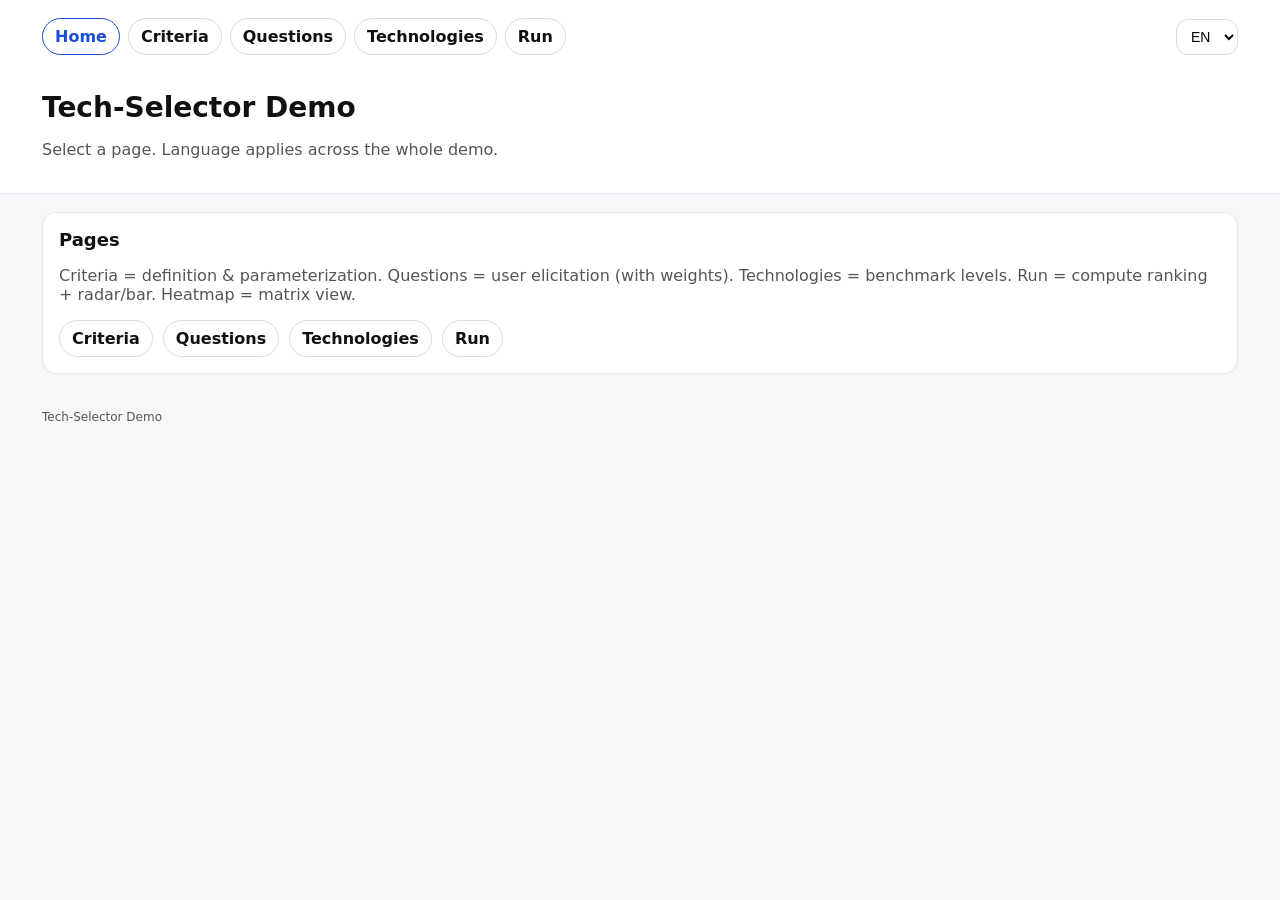
<file: requirement-driven-tech-selector/index.html>
<!doctype html>
<html lang="en">
<head>
  <meta charset="utf-8" />
  <meta name="viewport" content="width=device-width, initial-scale=1" />
  <title>Tech-Selector Demo</title>
  <link rel="stylesheet" href="./styles.css" />
</head>
<body>
  <header>
    <div class="wrap" id="topNav"></div>
    <div class="wrap">
      <h1 id="pageTitle"></h1>
      <p class="muted" id="pageSubtitle"></p>
    </div>
  </header>

  <main class="wrap">
    <div class="card">
      <h2 id="homeH2"></h2>
      <p class="muted" id="homeP"></p>
      <div class="actions">
        <a class="pill" href="criteria.html">Criteria</a>
        <a class="pill" href="questions.html">Questions</a>
        <a class="pill" href="technologies.html">Technologies</a>
        <a class="pill" href="run.html">Run</a>
      </div>
    </div>

    <script type="module">
      import { setTitle } from "./app/render.js";
      import { t } from "./app/i18n.js";

      setTitle("pageTitle", { en: "Tech-Selector Demo", it: "Demo Tech-Selector" });
      document.getElementById("pageSubtitle").textContent = t({
        en: "Select a page. Language applies across the whole demo.",
        it: "Seleziona una pagina. La lingua si applica a tutta la demo."
      });

      document.getElementById("homeH2").textContent = t({ en: "Pages", it: "Pagine" });
      document.getElementById("homeP").textContent = t({
        en: "Criteria = definition & parameterization. Questions = user elicitation (with weights). Technologies = benchmark levels. Run = compute ranking + radar/bar. Heatmap = matrix view.",
        it: "Criteri = definizione e parametrizzazione. Domande = elicitation utente (con pesi). Tecnologie = livelli benchmark. Esecuzione = ranking + radar/bar. Heatmap = vista a matrice."
      });
    </script>
  </main>

  <footer class="wrap tiny muted">
    <div>Tech-Selector Demo</div>
  </footer>

  <script type="module">
    import { nav } from "./app/render.js";
    import { attachLangSelector } from "./app/i18n.js";

    document.getElementById("topNav").appendChild(nav("index.html"));
    if (document.getElementById("langSelect")) attachLangSelector("langSelect");
  </script>
</body>
</html>
</file>
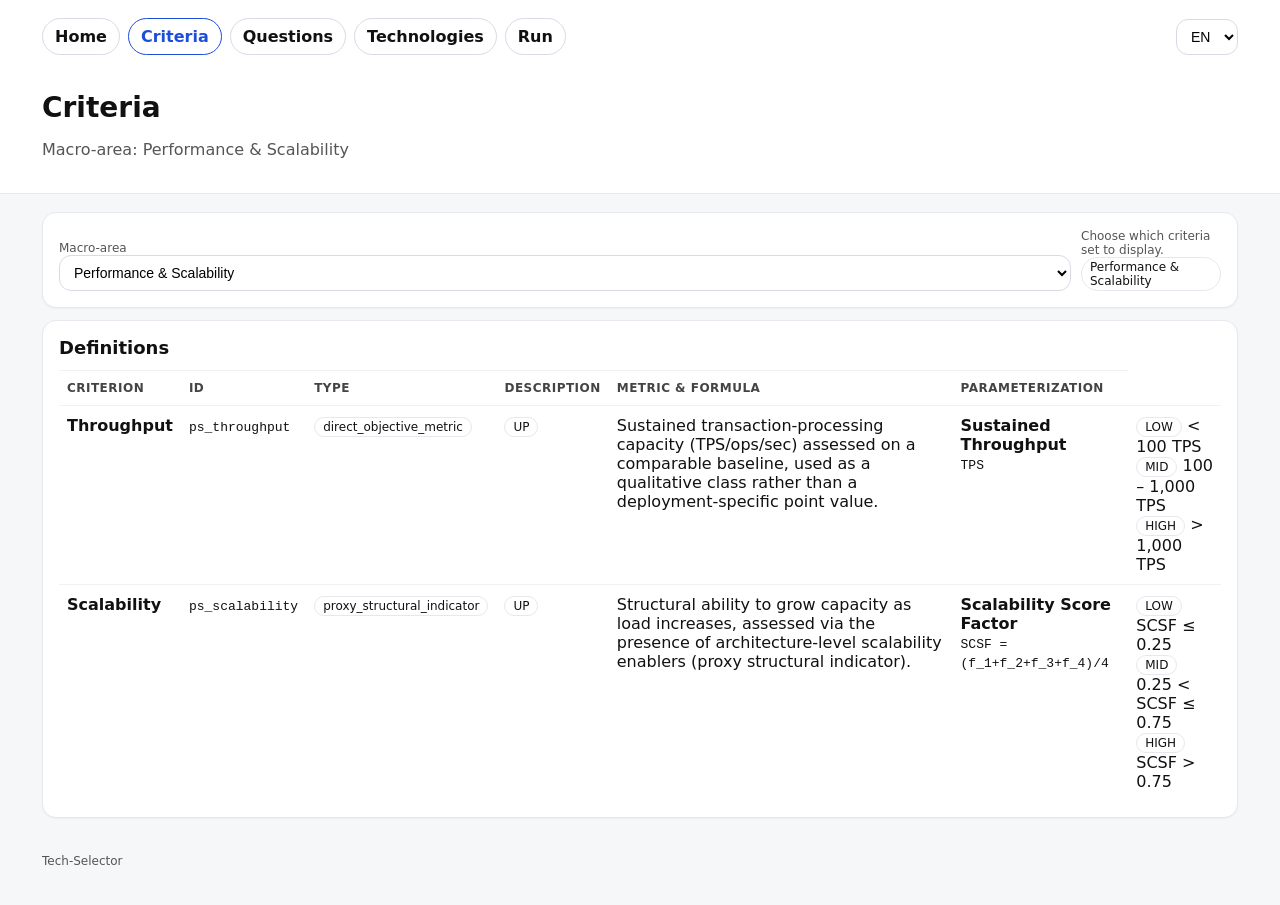
<file: requirement-driven-tech-selector/criteria.html>
<!doctype html>
<html lang="en">
<head>
  <meta charset="utf-8" />
  <meta name="viewport" content="width=device-width, initial-scale=1" />
  <title>Criteria</title>
  <link rel="stylesheet" href="./styles.css" />
</head>

<body>

<header>
  <div class="wrap" id="topNav"></div>
  <div class="wrap">
    <h1 id="pageTitle"></h1>
    <p class="muted" id="pageSubtitle"></p>
  </div>
</header>

<main class="wrap">

  <!-- Macro selector -->
  <div class="card" style="margin-bottom:12px;">
    <div class="controls">

      <div>
        <div class="tiny muted" id="macroLbl"></div>
        <select id="macroSelect"></select>
      </div>

      <div>
        <div class="tiny muted" id="macroHint"></div>
        <span class="badge" id="macroBadge">—</span>
      </div>

    </div>
  </div>


  <div class="card">
    <h2 id="critH2"></h2>
    <div id="critTable"></div>
  </div>


<script type="module">

import { MACROS, loadMacro } from "./app/loader.js";
import { pick, t, getLang } from "./app/i18n.js";
import { setTitle, criterionLabel } from "./app/render.js";


//URL helpers

function getParam(name, fallback=null)
{
  const u = new URL(window.location.href);
  return u.searchParams.get(name) ?? fallback;
}

function setParam(name, value)
{
  const u = new URL(window.location.href);
  u.searchParams.set(name, value);
  window.location.href = u.toString();
}


//UI texts

setTitle("pageTitle", {en:"Criteria", it:"Criteri"});

document.getElementById("critH2").textContent =
  t({en:"Definitions", it:"Definizioni"});

document.getElementById("macroLbl").textContent =
  t({en:"Macro-area", it:"Macro-area"});

document.getElementById("macroHint").textContent =
  t({
    en:"Choose which criteria set to display.",
    it:"Scegli quali criteri visualizzare."
  });


//Macro selector

const macroSelect = document.getElementById("macroSelect");
const macroBadge = document.getElementById("macroBadge");


const options = [

  {
    id:"performance",
    label:t({
      en:"Performance & Scalability",
      it:"Performance e Scalabilità"
    })
  },

  {
    id:"architecture",
    label:t({
      en:"Architecture, Governance & Security",
      it:"Architettura, governance e sicurezza"
    })
  },

  {
    id:"economic",
    label:t({
      en:"Economic Sustainability",
      it:"Sostenibilità economica"
    })
  },

  {
    id:"reliability",
    label:t({
      en:"Reliability, Continuity & Integrity",
      it:"Affidabilità, continuità e integrità"
    })
  }

];



for (const opt of options)
{
  const o = document.createElement("option");

  o.value = opt.id;
  o.textContent = opt.label;

  macroSelect.appendChild(o);
}


const activeMacro = getParam("macro","performance");

macroSelect.value = activeMacro;

macroBadge.textContent =
  options.find(o=>o.id===activeMacro)?.label
  || activeMacro;


macroSelect.addEventListener("change",
  () => setParam("macro",macroSelect.value)
);



//Load criteria

const lang = getLang();

let criteria;

try
{
  const loaded = await loadMacro(activeMacro);

  criteria = loaded.criteria;
}
catch(err)
{
  document.getElementById("pageSubtitle").textContent =
    t({
      en:"Error loading criteria",
      it:"Errore caricamento criteri"
    });

  throw err;
}



//Subtitle

const labelEn =
  criteria?.macro_area?.label_en
  || MACROS[activeMacro]?.label
  || activeMacro;

const labelIt =
  criteria?.macro_area?.label_it
  || labelEn;


document.getElementById("pageSubtitle").textContent =
  t({
    en:`Macro-area: ${labelEn}`,
    it:`Macro-area: ${labelIt}`
  });



//Table

const wrap = document.getElementById("critTable");

wrap.innerHTML="";


const table = document.createElement("table");

table.innerHTML = `

<thead>

<tr>

<th>${t({en:"Criterion",it:"Criterio"})}</th>

<th>ID</th>

<th>${t({en:"Type",it:"Tipo"})}</th>

<th>${t({en:"Description",it:"Descrizione"})}</th>

<th>${t({en:"Metric & Formula",it:"Metrica e formula"})}</th>

<th>${t({en:"Parameterization",it:"Parametrizzazione"})}</th>

</tr>

</thead>

<tbody></tbody>

`;


const tb = table.querySelector("tbody");



const rangeText = obj =>
{

  if(!obj) return "";

  return t({

    en:obj.range_text_en ?? obj.range ?? "",

    it:obj.range_text_it ?? obj.range ?? ""

  });

};



for(const c of (criteria.criteria || []))
{

  const tr=document.createElement("tr");


  const p=c.parameterization || {};


  const par=["LOW","MID","HIGH"].map(L=>`

  <div>

    <span class="badge">${L}</span>

    ${rangeText(p[L])}

  </div>

  `).join("");



  const m=c.metric || {};
  const f=c.formula || {};


  const metricLine = m.name_en
    ? `<div><b>${t({en:m.name_en,it:m.name_it})}</b></div>`
    : "";


  const formulaLine =
    f.latex
    ? `<div><code>${f.latex}</code></div>`
    : "";



  tr.innerHTML=`

<td><b>${criterionLabel(c)}</b></td>

<td><code>${c.id}</code></td>

<td><span class="badge">${c.measurement_type || ""}</span></td><td><span class="badge">${c.direction || c.type || ""}</span></td>

<td>${pick(c,"description")||""}</td>

<td>${metricLine}${formulaLine}</td>

<td>${par}</td>

`;



  tb.appendChild(tr);

}


wrap.appendChild(table);


</script>


</main>


<footer class="wrap tiny muted">

Tech-Selector

</footer>



<script type="module">

import { nav } from "./app/render.js";

import { attachLangSelector } from "./app/i18n.js";


document.getElementById("topNav")
.appendChild(nav("criteria.html"));


attachLangSelector("langSelect");


</script>


</body>

</html>
</file>
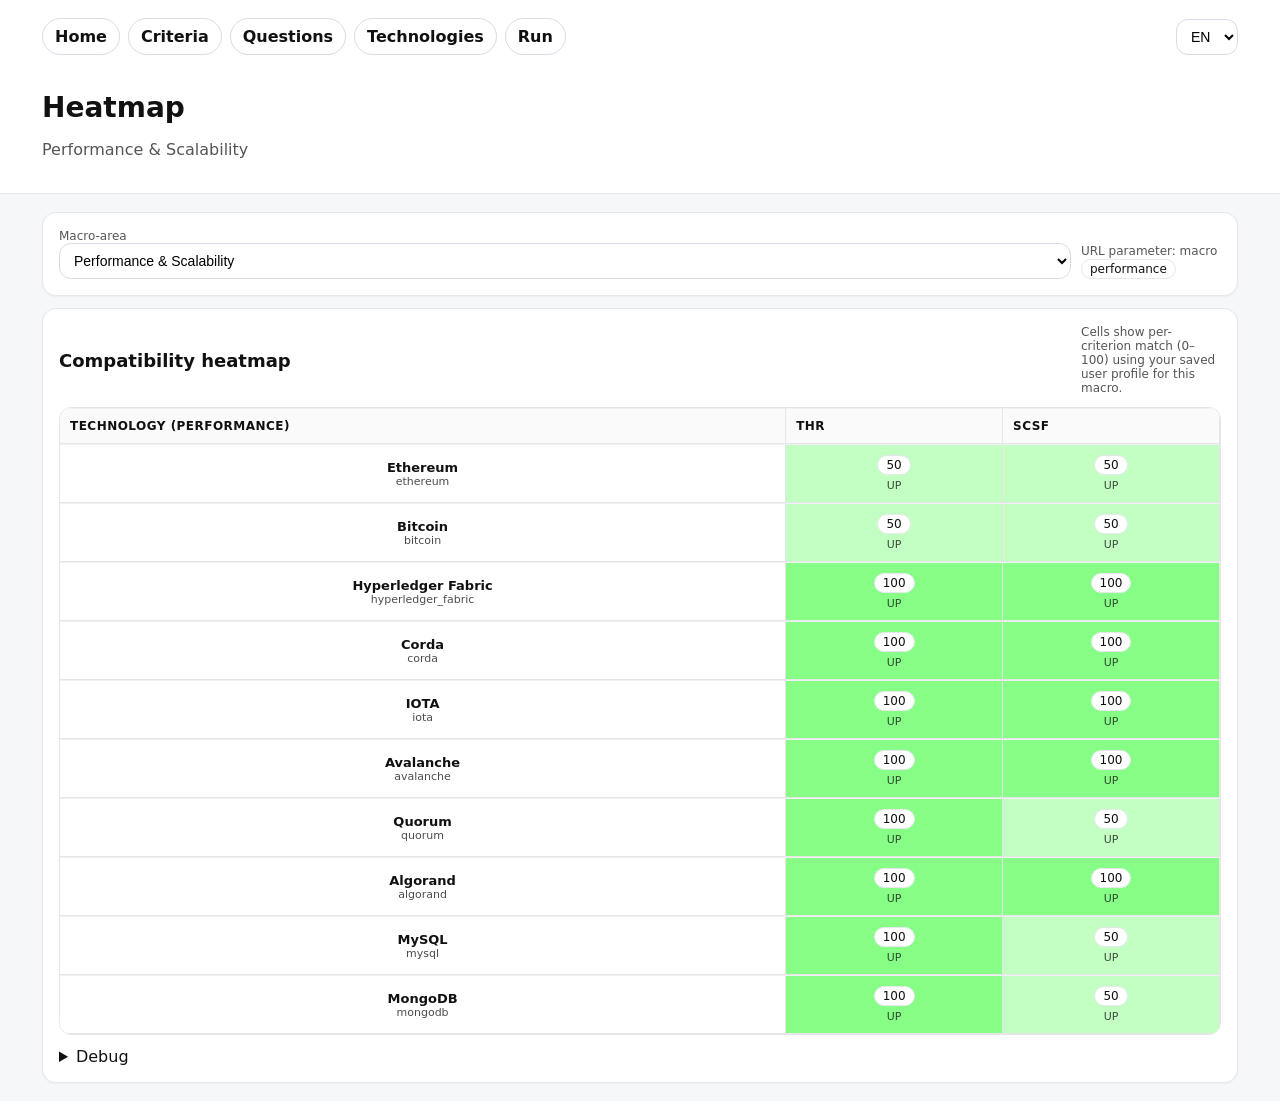
<file: requirement-driven-tech-selector/heatmap.html>
<!doctype html>
<html lang="en">
<head>
  <meta charset="utf-8" />
  <meta name="viewport" content="width=device-width, initial-scale=1" />
  <title>Heatmap</title>
  <link rel="stylesheet" href="./styles.css" />

  <style>
    :root{
      --hm-border:#e6e6e6;
      --hm-head:#fafafa;
      --hm-hover:#f6f7f9;
      --hm-text:#111;
      --hm-cell: 72px;
    }

    #gridWrap { overflow:auto; }
    #gridWrap { max-height: 70vh; border:1px solid var(--hm-border); border-radius:12px; }

    table.heatmap{
      border-collapse:separate;
      border-spacing:0;
      width:max-content;
      min-width: 100%;
      font-size: 13px;
    }
    table.heatmap th, table.heatmap td{
      border-bottom:1px solid var(--hm-border);
      border-right:1px solid var(--hm-border);
      padding:10px 10px;
      vertical-align:middle;
      color: var(--hm-text);
      white-space:nowrap;
    }
    table.heatmap th{
      background: var(--hm-head);
      position: sticky;
      top:0;
      z-index:2;
      text-align:left;
    }
    table.heatmap th.sticky-left,
    table.heatmap td.sticky-left{
      position: sticky;
      left:0;
      z-index:3;
      background: white;
    }
    table.heatmap th.sticky-left{
      background: var(--hm-head);
      z-index:4;
    }

    table.heatmap td{
      min-width: var(--hm-cell);
      text-align:center;
    }
    table.heatmap tr:hover td{
      background: var(--hm-hover);
    }
    .cell{
      display:flex;
      flex-direction:column;
      gap:4px;
      align-items:center;
      justify-content:center;
    }
    .tiny2{ font-size: 11px; opacity: .75; }
  </style>
</head>

<body>
  <header>
    <div class="wrap" id="topNav"></div>
    <div class="wrap">
      <h1 id="pageTitle"></h1>
      <p class="muted" id="pageSubtitle"></p>
    </div>
  </header>

  <main class="wrap">

    <div class="card" style="margin-bottom:12px;">
      <div class="controls">
        <div style="min-width:260px;">
          <div class="tiny muted" id="macroLbl"></div>
          <select id="macroSelect"></select>
        </div>
        <div>
          <div class="tiny muted" id="macroHint"></div>
          <span class="badge" id="macroBadge">—</span>
        </div>
      </div>
    </div>

    <div class="card">
      <div class="controls" style="align-items:center;">
        <h2 style="margin:0;" id="hmTitle"></h2>
        <div class="tiny muted" id="hmHelp"></div>
      </div>

      <div id="gridWrap" style="margin-top:12px;">
        <div class="muted" id="empty">Caricamento…</div>
        <div id="grid"></div>
      </div>

      <details style="margin-top:12px;">
        <summary id="debugTitle">Debug</summary>
        <pre id="debug" style="white-space:pre-wrap;"></pre>
      </details>
    </div>

    <div id="err" class="card" style="display:none; margin-top:12px;">
      <h2 id="errTitle"></h2>
      <div class="tiny muted" id="errMsg"></div>
      <pre id="errDetails" style="white-space:pre-wrap;"></pre>
    </div>

<script type="module">
  import { MACROS, loadMacro } from "./app/loader.js";
  import { attachLangSelector, getLang, t } from "./app/i18n.js";
  import { nav, setTitle, criterionLabel } from "./app/render.js";
  import { matchScore } from "./app/scoring.js";

  document.getElementById("topNav").appendChild(nav("heatmap.html"));
  attachLangSelector("langSelect");

  const lang = getLang();

  function showError(title, msg, details="") {
    const errBox = document.getElementById("err");
    errBox.style.display = "block";
    document.getElementById("errTitle").textContent = title;
    document.getElementById("errMsg").textContent = msg;
    document.getElementById("errDetails").textContent = details;
  }

  function getParam(name, fallback = null) {
    const u = new URL(window.location.href);
    return u.searchParams.get(name) ?? fallback;
  }
  function setParam(name, value) {
    const u = new URL(window.location.href);
    u.searchParams.set(name, value);
    window.location.href = u.toString();
  }

  setTitle("pageTitle", { en: "Heatmap", it: "Heatmap" });
  document.getElementById("macroLbl").textContent = t({ en:"Macro-area", it:"Macro-area" });
  document.getElementById("macroHint").textContent = t({ en:"URL parameter: macro", it:"Parametro URL: macro" });
  document.getElementById("hmTitle").textContent = t({ en:"Compatibility heatmap", it:"Heatmap compatibilità" });
  document.getElementById("hmHelp").textContent = t({
    en:"Cells show per-criterion match (0–100) using your saved user profile for this macro.",
    it:"Le celle mostrano il match per criterio (0–100) usando il profilo utente salvato per questa macro."
  });

  const allowedMacros = new Set(["performance","architecture","economic","reliability","overall"]);

// Macro selector UI
  const macroSelect = document.getElementById("macroSelect");
  const macroBadge = document.getElementById("macroBadge");

  const options = [
    { id: "performance",   label: MACROS.performance?.label   || "Performance & Scalability" },
    { id: "architecture",  label: MACROS.architecture?.label  || "Architecture, Governance and Security" },
    { id: "economic",      label: MACROS.economic?.label      || "Economic Sustainability" },
    { id: "reliability",   label: MACROS.reliability?.label   || "Reliability, Continuity & Integrity" },
    { id: "overall",       label: t({ en:"Overall", it:"Complessivo" }) }
  ];

  for (const opt of options) {
    const o = document.createElement("option");
    o.value = opt.id;
    o.textContent = opt.label;
    macroSelect.appendChild(o);
  }

  const macroParam = getParam("macro", "performance");
  const activeMacro = allowedMacros.has(macroParam) ? macroParam : "performance";
  macroSelect.value = activeMacro;
  macroBadge.textContent = activeMacro;
  macroSelect.addEventListener("change", () => setParam("macro", macroSelect.value));

  document.getElementById("pageSubtitle").textContent =
    (activeMacro === "overall")
      ? t({ en:"Overall (all macro-areas)", it:"Complessivo (tutte le macro-aree)" })
      : (options.find(x => x.id === activeMacro)?.label || activeMacro);

// helpers for user profile
  const LEVEL_MAP = { LOW: 0, MID: 1, HIGH: 2 };

  function normalizeDesiredValue(v) {
    if (v === 0 || v === 1 || v === 2) return v;
    if (typeof v === "string") {
      const k = v.trim().toUpperCase();
      if (k in LEVEL_MAP) return LEVEL_MAP[k];
    }
    return null;
  }

  function readUserProfileFor(criteriaObj, macroId) {
    const key = (macroId === "overall")
      ? "techSelector:userProfile:overall"
      : `techSelector:userProfile:${macroId}`;

    let user = null;
    try {
      user = JSON.parse(sessionStorage.getItem(key) || "null");
    } catch {
      user = null;
    }

    const desired = {};
    const weight = {};

    for (const c of (criteriaObj?.criteria || [])) {
      const d = normalizeDesiredValue(user?.desired?.[c.id]);
      desired[c.id] = (d === null) ? 1 : d; // default MID
      const wRaw = Number(user?.weight?.[c.id]);
      weight[c.id] = Number.isFinite(wRaw) ? Math.max(1, Math.min(5, wRaw)) : 3;
    }
    return { desired, weight, __key: key };
  }

  function mergeCriteria(packs) {
    return { criteria: packs.flatMap(p => p.criteria.criteria) };
  }

  function mergeBenchmarks(packs) {
    const byTech = new Map();
    for (const p of packs) {
      for (const tech of (p.benchmarks?.technologies || [])) {
        const existing = byTech.get(tech.id) || { id: tech.id, label: tech.label, values: {} };
        Object.assign(existing.values, tech.values || {});
        existing.label = existing.label || tech.label;
        byTech.set(tech.id, existing);
      }
    }
    return { technologies: [...byTech.values()] };
  }

  function mergeUser(packs) {
    const desired = {};
    const weight = {};
    for (const p of packs) {
      const u = readUserProfileFor(p.criteria, p.id);
      Object.assign(desired, u.desired);
      Object.assign(weight, u.weight);
    }
    return { desired, weight };
  }

//rendering
  function scoreToBg(s01) {
    
    const v = Math.round(255 - (120 * s01)); 
    return `rgb(${v}, 255, ${v})`;
  }

  function buildHeatmap(criteriaObj, userObj, benchObj, badge="") {
    const grid = document.getElementById("grid");
    grid.innerHTML = "";

    const table = document.createElement("table");
    table.className = "heatmap";

    const thead = document.createElement("thead");
    const hr = document.createElement("tr");

    const th0 = document.createElement("th");
    th0.className = "sticky-left";
    th0.textContent = `${t({en:"Technology", it:"Tecnologia"})}${badge ? ` (${badge})` : ""}`;
    hr.appendChild(th0);

    for (const c of criteriaObj.criteria) {
  const th = document.createElement("th");
  th.textContent = c.metric?.abbr || criterionLabel(c);
  th.title = criterionLabel(c);
  hr.appendChild(th);
    }
    thead.appendChild(hr);
    table.appendChild(thead);

    const tbody = document.createElement("tbody");

    for (const tech of benchObj.technologies) {
      const tr = document.createElement("tr");

      const td0 = document.createElement("td");
      td0.className = "sticky-left";
      td0.innerHTML = `<b>${tech.label || tech.id}</b><div class="tiny2">${tech.id}</div>`;
      tr.appendChild(td0);

      for (const c of criteriaObj.criteria) {
        const td = document.createElement("td");

        const provided = tech.values?.[c.id];
        const desired = userObj.desired?.[c.id];
        const dir = (c.direction || c.type);

        let s = 0;
        try {
          s = matchScore(provided, desired, dir);
        } catch (e) {
          throw new Error(
            `[heatmap] Scoring failed: macro=${activeMacro} tech="${tech.id}" criterion="${c.id}" ` +
            `provided=${provided} desired=${desired} dir=${dir} :: ${e?.message || e}`
          );
        }

        td.style.background = scoreToBg(s);
        td.innerHTML = `
          <div class="cell">
            <div class="badge">${Math.round(s*100)}</div>
            <div class="tiny2">${dir}</div>
          </div>
        `;
        tr.appendChild(td);
      }

      tbody.appendChild(tr);
    }

    table.appendChild(tbody);
    grid.appendChild(table);
  }

//main load
  try {
    document.getElementById("empty").style.display = "block";

    if (activeMacro === "overall") {
      const ids = ["performance","architecture","economic","reliability"];
      const packsRaw = await Promise.all(ids.map(id => loadMacro(id)));
      const packs = packsRaw.map((p,i) => ({
        id: ids[i],
        criteria: p.criteria,
        questions: p.questions,
        benchmarks: p.benchmarks
      }));

      const mergedCriteria = mergeCriteria(packs);
      const mergedBenchmarks = mergeBenchmarks(packs);
      const mergedUser = mergeUser(packs);

      buildHeatmap(mergedCriteria, mergedUser, mergedBenchmarks, "overall");
      document.getElementById("debug").textContent = JSON.stringify({
        mode: "overall",
        userProfileKey: "techSelector:userProfile:overall",
        criteriaCount: mergedCriteria.criteria.length,
        techCount: mergedBenchmarks.technologies.length
      }, null, 2);

    } else {
      const { criteria, benchmarks } = await loadMacro(activeMacro);
      const user = readUserProfileFor(criteria, activeMacro);

      buildHeatmap(criteria, user, benchmarks, activeMacro);
      document.getElementById("debug").textContent = JSON.stringify({
        mode: "single",
        macro: activeMacro,
        userProfileKey: user.__key,
        criteriaCount: criteria.criteria.length,
        techCount: benchmarks.technologies.length
      }, null, 2);
    }

    document.getElementById("empty").style.display = "none";

  } catch (err) {
    showError(
      t({en:"Heatmap failed", it:"Heatmap fallita"}),
      String(err?.message || err),
      String(err?.stack || err)
    );
  }

</script>

  </main>
</body>
</html>
</file>
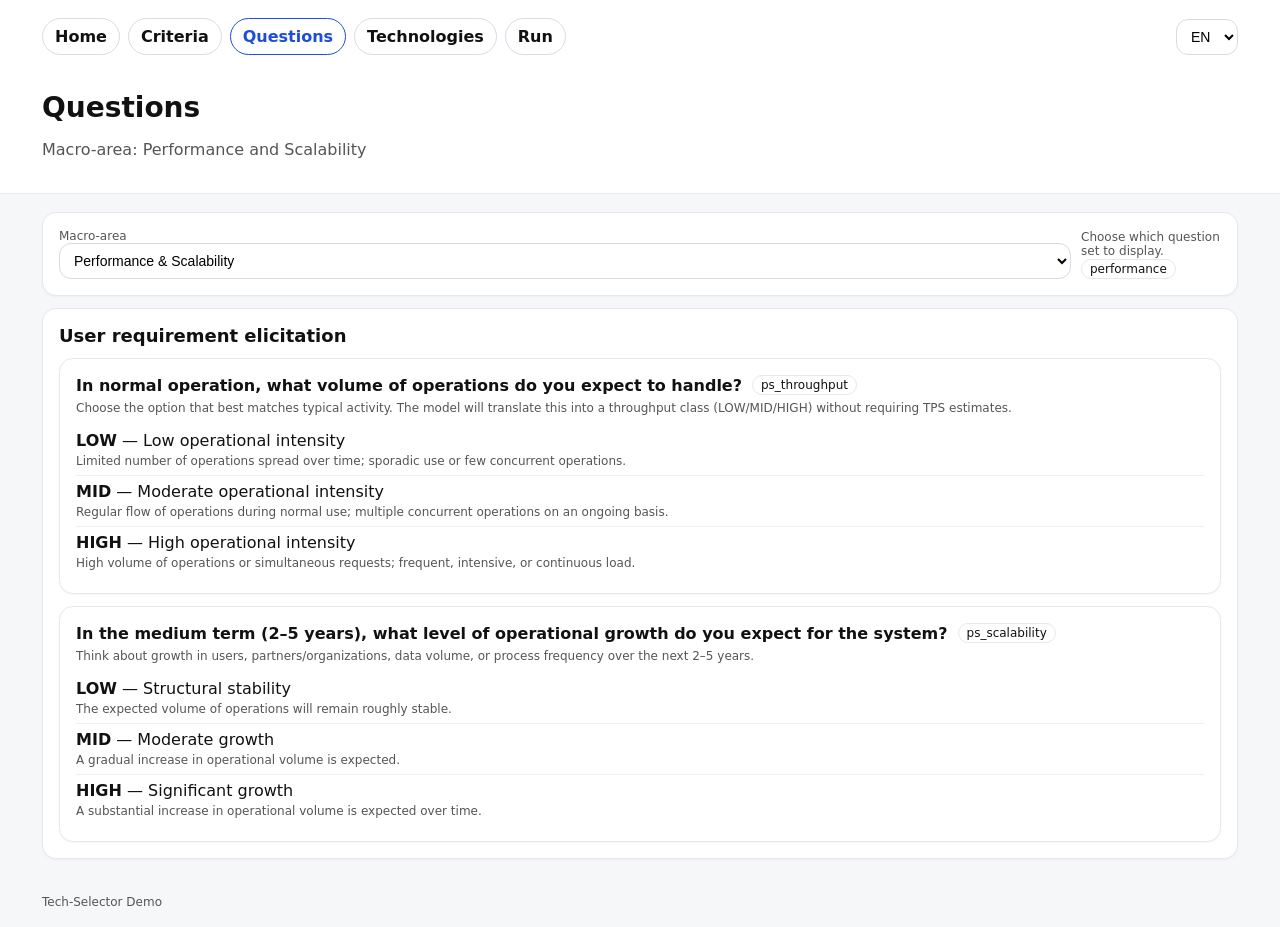
<file: requirement-driven-tech-selector/questions.html>
<!doctype html>
<html lang="en">
<head>
  <meta charset="utf-8" />
  <meta name="viewport" content="width=device-width, initial-scale=1" />
  <title>Questions</title>
  <link rel="stylesheet" href="./styles.css" />
</head>
<body>
  <header>
    <div class="wrap" id="topNav"></div>
    <div class="wrap">
      <h1 id="pageTitle"></h1>
      <p class="muted" id="pageSubtitle"></p>
    </div>
  </header>

  <main class="wrap">

    <!-- Macro selector -->
    <div class="card" style="margin-bottom:12px;">
      <div class="controls">
        <div>
          <div class="tiny muted" id="macroLbl"></div>
          <select id="macroSelect"></select>
        </div>
        <div>
          <div class="tiny muted" id="macroHint"></div>
          <span class="badge" id="macroBadge">—</span>
        </div>
      </div>
    </div>

    <div class="card">
      <h2 id="qH2"></h2>
      <div id="out"></div>
    </div>

    <script type="module">
      import { MACROS, loadMacro } from "./app/loader.js";
      import { pick, t, getLang } from "./app/i18n.js";
      import { setTitle, criterionLabel } from "./app/render.js";

// Helpers: URL params

      function getParam(name, fallback=null) {
        const u = new URL(window.location.href);
        return u.searchParams.get(name) ?? fallback;
      }
      function setParam(name, value) {
        const u = new URL(window.location.href);
        u.searchParams.set(name, value);
        window.location.href = u.toString();
      }

// Page copy

      setTitle("pageTitle", {en:"Questions", it:"Domande"});
      document.getElementById("qH2").textContent = t({en:"User requirement elicitation", it:"Raccolta requisiti utente"});

      document.getElementById("macroLbl").textContent = t({en:"Macro-area", it:"Macro-area"});
      document.getElementById("macroHint").textContent = t({
        en:"Choose which question set to display.",
        it:"Scegli quali domande visualizzare."
      });

// Macro selector

      const macroSelect = document.getElementById("macroSelect");
      const macroBadge = document.getElementById("macroBadge");

      const options = [
        { id: "performance", label: t({ en: "Performance & Scalability", it: "Performance e Scalabilità" }) },
        { id: "architecture", label: t({ en: "Architecture, Governance and Security", it: "Architettura, Governance e Sicurezza" }) },
		{ id: "economic",    label: t({ en: "Economic Sustainability", it: "Sostenibilità economica" }) },
        { id: "reliability", label: t({ en: "Reliability, Continuity and Integrity", it: "Affidabilità, Continuità e Integrità" }) }
      ];

      for (const opt of options) {
        const o = document.createElement("option");
        o.value = opt.id;
        o.textContent = opt.label;
        macroSelect.appendChild(o);
      }

      const activeMacro = getParam("macro", "performance");
      macroSelect.value = activeMacro;
      macroBadge.textContent = activeMacro;

      macroSelect.addEventListener("change", () => setParam("macro", macroSelect.value));

// Load macro + render

      const out = document.getElementById("out");
      const lang = getLang();

      let loaded;
      try {
        loaded = await loadMacro(activeMacro);
      } catch (err) {
        document.getElementById("pageSubtitle").textContent = t({
          en:"Error: could not load questions JSON for the selected macro-area.",
          it:"Errore: impossibile caricare le domande JSON per la macro-area selezionata."
        });
        throw err;
      }

      const questions = loaded.questions;
      const labelEn = questions?.macro_area?.label_en || MACROS[activeMacro]?.label || activeMacro;
      const labelIt = questions?.macro_area?.label_it || labelEn;

      document.getElementById("pageSubtitle").textContent = t({
        en:`Macro-area: ${labelEn}`,
        it:`Macro-area: ${labelIt}`
      });

      out.innerHTML = "";

      if (!questions?.questions?.length) {
        out.innerHTML = `<div class="muted">${t({en:"No questions found in JSON.", it:"Nessuna domanda trovata nel JSON."})}</div>`;
      } else {
        for (const q of questions.questions) {
          const box = document.createElement("div");
          box.className = "card";
          box.style.marginTop = "12px";

          const qText = pick(q, "question") || "";
          const help = pick(q, "help") || "";
          const critId = q.criterion_id || "";

          box.innerHTML = `
            <div style="display:flex;gap:10px;align-items:center;flex-wrap:wrap;">
              <b>${qText}</b>
              <span class="badge">${critId}</span>
            </div>
            ${help ? `<div class="tiny muted" style="margin-top:6px;">${help}</div>` : ""}
          `;

          // answers
          const list = document.createElement("div");
          list.style.marginTop = "10px";

          for (const a of (q.answers || [])) {
            const row = document.createElement("div");
            row.className = "compare-item";
            const aLabel = pick(a, "label") || "";
            const aDesc  = pick(a, "description") || "";
            row.innerHTML = `
              <div>
                <div><b>${a.level}</b> — ${aLabel}</div>
                ${aDesc ? `<div class="tiny muted" style="margin-top:4px;line-height:1.25;">${aDesc}</div>` : ""}
              </div>
            `;
            list.appendChild(row);
          }

          box.appendChild(list);
          out.appendChild(box);
        }
      }
    </script>

  </main>

  <footer class="wrap tiny muted">
    <div>Tech-Selector Demo</div>
  </footer>

  <script type="module">
    import { nav } from "./app/render.js";
    import { attachLangSelector } from "./app/i18n.js";

    document.getElementById("topNav").appendChild(nav("questions.html"));
    attachLangSelector("langSelect");
  </script>
</body>
</html>
</file>
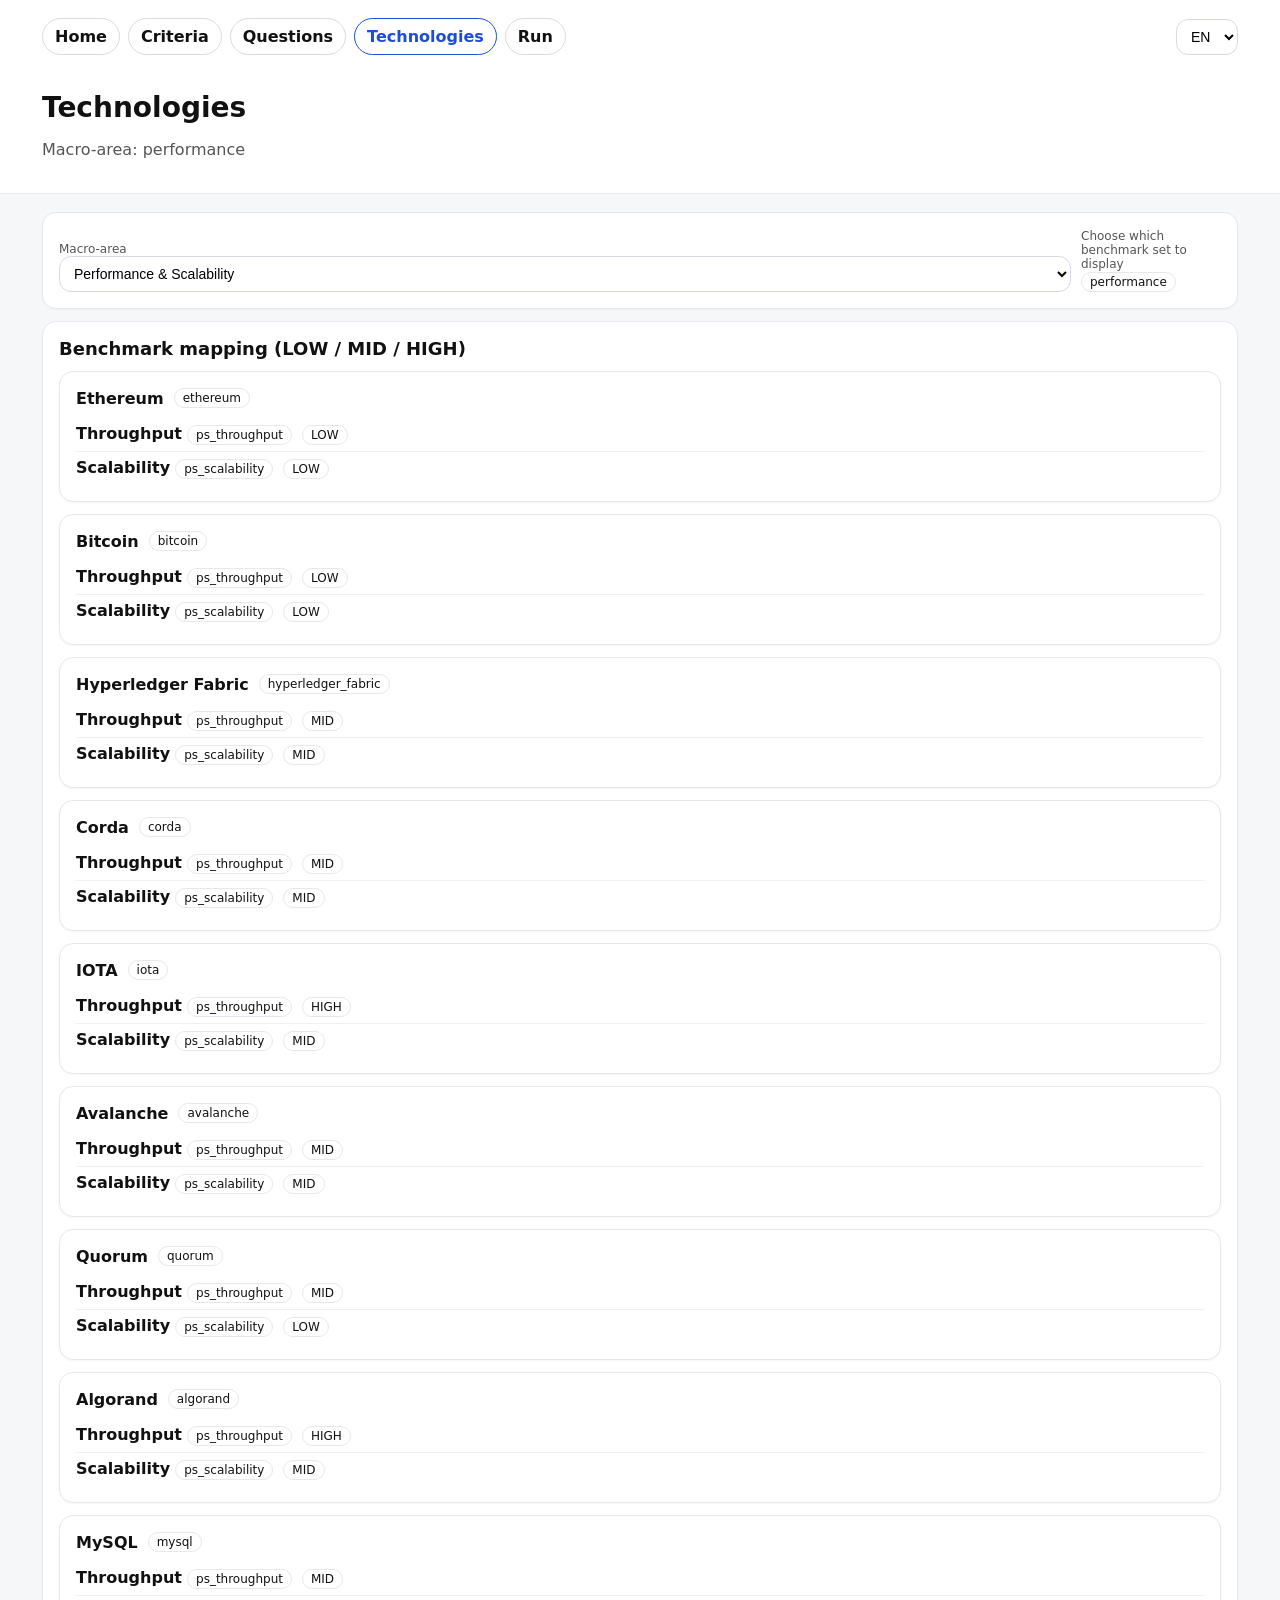
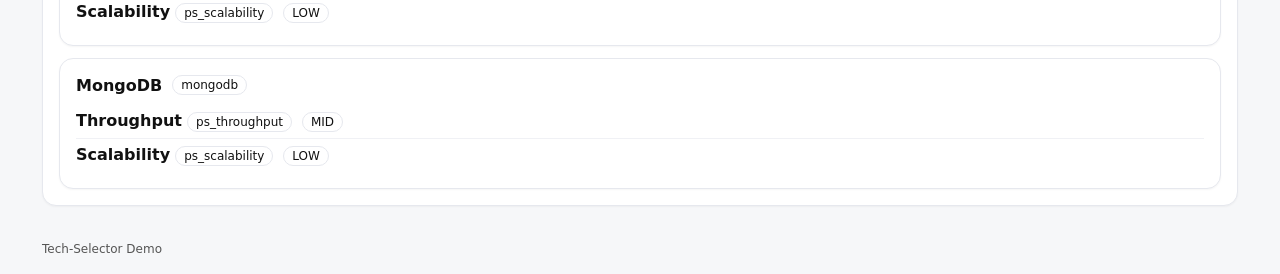
<file: requirement-driven-tech-selector/technologies.html>
<!doctype html>
<html lang="en">
<head>
  <meta charset="utf-8" />
  <meta name="viewport" content="width=device-width, initial-scale=1" />
  <title>Technologies</title>
  <link rel="stylesheet" href="./styles.css" />
</head>

<body>

<header>
  <div class="wrap" id="topNav"></div>

  <div class="wrap">
    <h1 id="pageTitle"></h1>
    <p class="muted" id="pageSubtitle"></p>
  </div>
</header>


<main class="wrap">

<div class="card" style="margin-bottom:12px;">

  <div class="controls">

    <div>

      <div class="tiny muted" id="macroLbl"></div>

      <select id="macroSelect"></select>

    </div>


    <div>

      <div class="tiny muted" id="macroHint"></div>

      <span class="badge" id="macroBadge">—</span>

    </div>


  </div>

</div>



<div class="card">

  <h2 id="tH2"></h2>

  <div id="out"></div>

</div>



</main>



<footer class="wrap tiny muted">

Tech-Selector Demo

</footer>



<script type="module">

import { MACROS, loadMacro } from "./app/loader.js";

import { pick, t, getLang, attachLangSelector } from "./app/i18n.js";

import { setTitle, criterionLabel, nav } from "./app/render.js";

async function main(){

//   NAV

document.getElementById("topNav").appendChild(nav("technologies.html"));

attachLangSelector("langSelect");

//   HELPERS

function getParam(name, fallback=null)
{
  const u = new URL(window.location.href);

  return u.searchParams.get(name) ?? fallback;
}


function setParam(name, value)
{
  const u = new URL(window.location.href);

  u.searchParams.set(name, value);

  window.location.href = u.toString();
}

//TEXT


setTitle("pageTitle", {

  en:"Technologies",

  it:"Tecnologie"

});



document.getElementById("tH2").textContent =
t({

  en:"Benchmark mapping (LOW / MID / HIGH)",

  it:"Benchmark (LOW / MID / HIGH)"

});



document.getElementById("macroLbl").textContent =
t({

  en:"Macro-area",

  it:"Macro-area"

});



document.getElementById("macroHint").textContent =
t({

  en:"Choose which benchmark set to display",

  it:"Scegli quali benchmark visualizzare"

});

//MACRO SELECTOR


const macroSelect = document.getElementById("macroSelect");

const macroBadge = document.getElementById("macroBadge");



const options = [

{
id:"performance",
label: MACROS.performance?.label || "Performance & Scalability"
},

{
id:"architecture",
label: MACROS.architecture?.label || "Architecture, Governance & Security"
},

{
id:"economic",
label: MACROS.economic?.label || "Economic Sustainability"
},

{
id:"reliability",
label: MACROS.reliability?.label || "Reliability, Continuity & Integrity"
}

];



for (const opt of options)
{

const o = document.createElement("option");

o.value = opt.id;

o.textContent = opt.label;

macroSelect.appendChild(o);

}



const activeMacro = getParam("macro","performance");

macroSelect.value = activeMacro;

macroBadge.textContent = activeMacro;



macroSelect.addEventListener(

"change",

() => setParam("macro", macroSelect.value)

);


//   LOAD DATA

const lang = getLang();

const out = document.getElementById("out");



let loaded;



try
{

loaded = await loadMacro(activeMacro);

}

catch(err)
{

document.getElementById("pageSubtitle").textContent =
t({

en:"Error loading macro",

it:"Errore caricamento macro"

});

throw err;

}



const criteria = loaded.criteria;

const benchmarks = loaded.benchmarks;


//   SUBTITLE

const labelEn =
benchmarks?.macro_area?.label_en ||
MACROS[activeMacro]?.label ||
activeMacro;



const labelIt =
benchmarks?.macro_area?.label_it ||
labelEn;



document.getElementById("pageSubtitle").textContent =
t({

en:`Macro-area: ${labelEn}`,

it:`Macro-area: ${labelIt}`

});


//  RENDER

out.innerHTML = "";



if (!benchmarks?.technologies?.length)
{

out.innerHTML =
`<div class="muted">

${t({

en:"No technologies found",

it:"Nessuna tecnologia trovata"

})}

</div>`;

return;

}

//TECHNOLOGY LIST


for (const tech of benchmarks.technologies)
{


const box = document.createElement("div");

box.className = "card";

box.style.marginTop = "12px";



const name = tech.label || tech.id;

const id = tech.id;



const baseline =
tech.baseline_deployment
?
`<div class="tiny muted" style="margin-top:6px;">

${t({

en:"Baseline:",

it:"Baseline:"

})}

${

pick(tech.baseline_deployment,"") ||

pick(tech.baseline_deployment,"en") ||

pick(tech.baseline_deployment,"it") ||

""

}

</div>`
:
"";



box.innerHTML =
`
<div style="display:flex;gap:10px;align-items:center;flex-wrap:wrap;">

<b>${name}</b>

<span class="badge">${id}</span>

</div>

${baseline}
`;



const list = document.createElement("div");

list.style.marginTop = "10px";



for (const c of criteria.criteria)
{


const value =
tech.values?.[c.id] ?? "—";



const row = document.createElement("div");

row.className = "compare-item";



row.innerHTML =
`
<span>

<b>${criterionLabel(c)}</b>

<span class="badge">${c.id}</span>

</span>

<span class="badge">${value}</span>

`;


list.appendChild(row);


}



box.appendChild(list);

out.appendChild(box);



}
}
main();

</script>


</body>

</html>
</file>
<file: requirement-driven-tech-selector/styles.css>
:root { color-scheme: light; }
* { box-sizing: border-box; }
body { font-family: system-ui, -apple-system, Segoe UI, Roboto, Arial, sans-serif; margin: 0; background: #f6f7f9; color: #111; }
a { color: inherit; }
.wrap { max-width: 1240px; margin: 0 auto; padding: 18px 22px; }
header { background: #fff; border-bottom: 1px solid #e6e8ee; }
h1 { margin: 0 0 6px; font-size: 28px; }
h2 { margin: 0 0 12px; font-size: 18px; }
.muted { color: #555; }
.tiny { font-size: 12px; }
.grid { display: grid; gap: 16px; grid-template-columns: 1fr; }
@media (min-width: 980px) { .grid { grid-template-columns: 1fr 1fr; } }
.card { background: #fff; border: 1px solid #e6e8ee; border-radius: 14px; padding: 16px; box-shadow: 0 1px 2px rgba(0,0,0,.04); }
.nav { display: flex; flex-wrap: wrap; gap: 10px; align-items: center; justify-content: space-between; }
.navlinks { display: flex; flex-wrap: wrap; gap: 8px; align-items: center; }
.pill { display: inline-block; padding: 8px 12px; border-radius: 999px; border: 1px solid #d8dbe5; background: #fff; text-decoration: none; font-weight: 650; }
.pill.active { border-color: #1d4ed8; color: #1d4ed8; }
.select { padding: 8px 10px; border: 1px solid #d8dbe5; border-radius: 12px; background: #fff; }
table { width: 100%; border-collapse: collapse; }
th, td { text-align: left; padding: 10px 8px; border-top: 1px solid #f0f1f5; vertical-align: top; }
th { font-size: 12px; color: #444; text-transform: uppercase; letter-spacing: .04em; }
.badge { display: inline-block; padding: 2px 8px; border-radius: 999px; border: 1px solid #e6e8ee; font-size: 12px; background: #fff; }
.kv { display: grid; gap: 8px; }
.kv div { display: flex; gap: 10px; }
.kv b { width: 140px; }
.row { display: grid; grid-template-columns: 1fr; gap: 10px; padding: 12px 0; border-top: 1px solid #f0f1f5; }
.row:first-child { border-top: 0; padding-top: 0; }
.controls { display: grid; grid-template-columns: 1fr 140px; gap: 10px; align-items: end; }
select, input[type="number"] { width: 100%; padding: 8px 10px; border: 1px solid #d8dbe5; border-radius: 12px; font-size: 14px; background: #fff; }
input[type="number"] { text-align: right; }
.actions { display: flex; gap: 10px; margin-top: 14px; flex-wrap: wrap; }
button { padding: 10px 12px; border-radius: 12px; border: 1px solid #d8dbe5; background: #fff; cursor: pointer; font-weight: 650; }
button.primary { border-color: #1d4ed8; background: #1d4ed8; color: #fff; }
pre { overflow: auto; background: #0b1020; color: #e6e6e6; padding: 12px; border-radius: 12px; }
footer { color: #666; }

.compare-item{display:flex;align-items:center;gap:10px;padding:6px 0;border-top:1px solid #f0f1f5;}
.compare-item:first-child{border-top:0;}
.compare-item input{width:auto;}

.legend-item{display:flex;align-items:center;justify-content:space-between;gap:10px;padding:6px 0;border-top:1px solid #f0f1f5;}
.legend-item:first-child{border-top:0;}

.card.error{border:1px solid #ffd1d1;background:#fff5f5;}
.card.error pre{background:#fff;}

/* Accessibility: keyboard focus */
a:focus-visible,
button:focus-visible,
select:focus-visible,
input:focus-visible {
  outline: 3px solid #1d4ed8;
  outline-offset: 2px;
}
</file>
